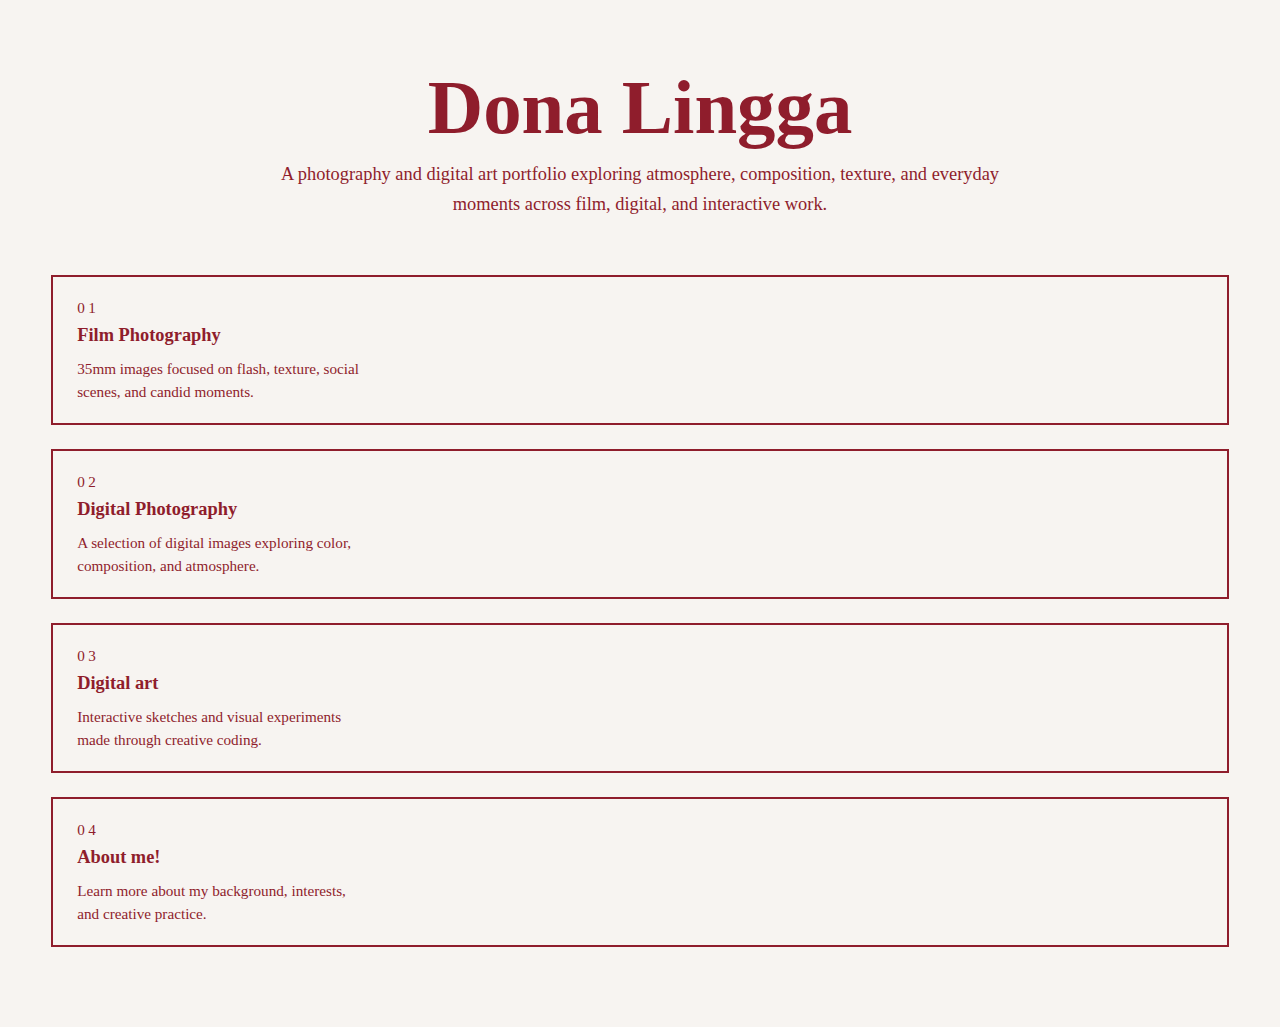
<file: index.html>
<!DOCTYPE html>
<html lang="en">
<head>
  <meta charset="UTF-8" />
  <meta name="viewport" content="width=device-width, initial-scale=1.0" />
  <title>Dona Lingga | Portfolio</title>
  <link rel="stylesheet" href="style.css" />
</head>
<body class="landing-body">
  <div class="decor"></div>
  <main class="landing-page">
    <section class="landing-hero">
      <p class="eyebrow"></p>
      <h1 class="landing-title">Dona Lingga</h1>

      <div class="landing-copy">
        <p>
          A photography and digital art portfolio exploring atmosphere,
          composition, texture, and everyday moments across film, digital,
          and interactive work.
        </p>
      </div>
    </section>

    <section class="landing-grid">
      <a class="landing-card" href="film.html">
        <p class="card-label">01</p>
        <h2>Film Photography</h2>
        <p>
          35mm images focused on flash, texture, social scenes, and candid
          moments.
        </p>
      </a>

      <a class="landing-card" href="digital.html">
        <p class="card-label">02</p>
        <h2>Digital Photography</h2>
        <p>
          A selection of digital images exploring color, composition, and
          atmosphere.
        </p>
      </a>
         <a class="landing-card" href="art.html">
        <p class="card-label">03</p>
        <h2>Digital art</h2>
          <p>Interactive sketches and visual experiments made through creative coding.
          </p>
      </a> 
        <a class="landing-card" href="about.html">
        <p class="card-label">04</p>
        <h2>About me!</h2>
       <p>
      Learn more about my background, interests, and creative practice.
    </p>
      </a>
    </section>
  </main>
</body>
</html>
</file>
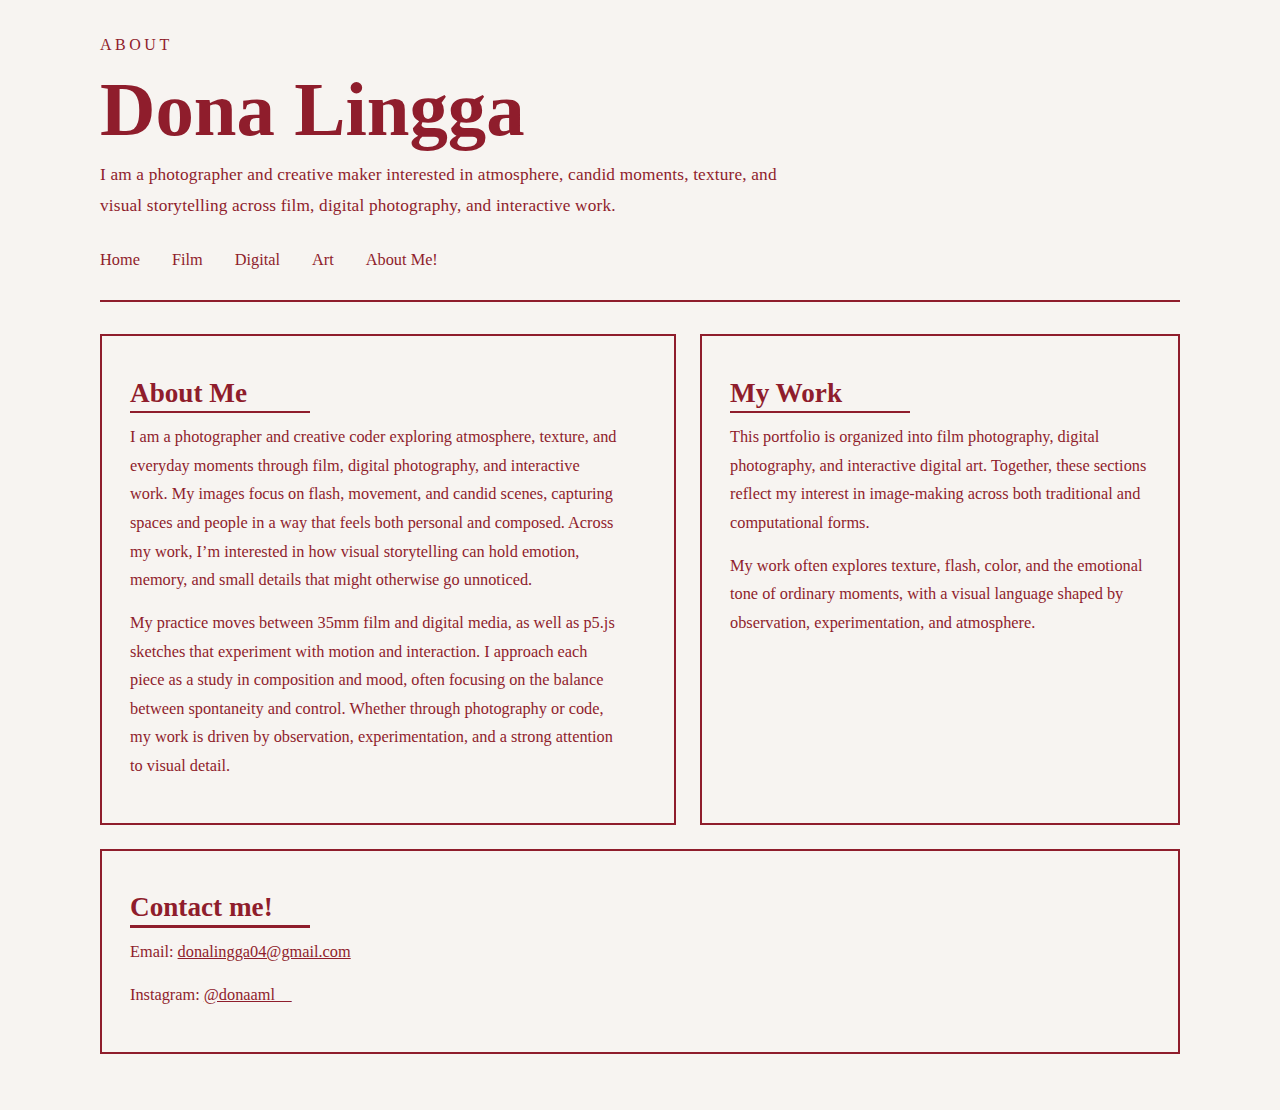
<file: about.html>
<!DOCTYPE html>
<html lang="en">
<head>
  <meta charset="UTF-8" />
  <meta name="viewport" content="width=device-width, initial-scale=1.0" />
  <title>Dona Lingga | About</title>
  <link rel="stylesheet" href="style.css" />
</head>
<body>
  <div class="page">
    <header class="hero about-hero">
      <p class="eyebrow">About</p>
      <h1>Dona Lingga</h1>
      <p class="intro about-intro">
        I am a photographer and creative maker interested in atmosphere,
        candid moments, texture, and visual storytelling across film,
        digital photography, and interactive work.
      </p>

      <nav class="site-nav">
        <a href="index.html">Home</a>
        <a href="film.html">Film</a>
        <a href="digital.html">Digital</a>
        <a href="art.html">Art</a>
        <a href="about.html" class="active-link">About Me!</a>
      </nav>
    </header>

    <div class="divider"></div>

    <main class="about-layout">
      <section class="about-card">
        <p class="section-label"></p>
        <h2>About Me</h2>
        <p>
          I am a photographer and creative coder exploring atmosphere, texture, and everyday moments through film, digital photography, and interactive work. My images focus on flash, movement, and candid scenes, capturing spaces and people in a way that feels both personal and composed. Across my work, I’m interested in how visual storytelling can hold emotion, memory, and small details that might otherwise go unnoticed.
        </p>
        <p>
           My practice moves between 35mm film and digital media, as well as p5.js sketches that experiment with motion and interaction. I approach each piece as a study in composition and mood, often focusing on the balance between spontaneity and control. Whether through photography or code, my work is driven by observation, experimentation, and a strong attention to visual detail.
</p>
        </p>
      </section>

      <section class="about-card">
        <p class="section-label"></p>
        <h2>My Work</h2>
        <p>
          This portfolio is organized into film photography, digital photography,
          and interactive digital art. Together, these sections reflect my
          interest in image-making across both traditional and computational
          forms.
        </p>
        <p>
          My work often explores texture, flash, color, and the emotional tone
          of ordinary moments, with a visual language shaped by observation,
          experimentation, and atmosphere.
        </p>
      </section>

      <section class="about-card about-contact">
        <p class="section-label"></p>
        <h2>Contact me!</h2>
        <p>Email: <a href="mailto:donalingga04@gmail.com">donalingga04@gmail.com</a></p>
        <p>Instagram: <a href="https://instagram.com/donaaml__" target="_blank" rel="noopener noreferrer">@donaaml__</a></p>
      </section>
    </main>
  </div>
</body>
</html>
</file>
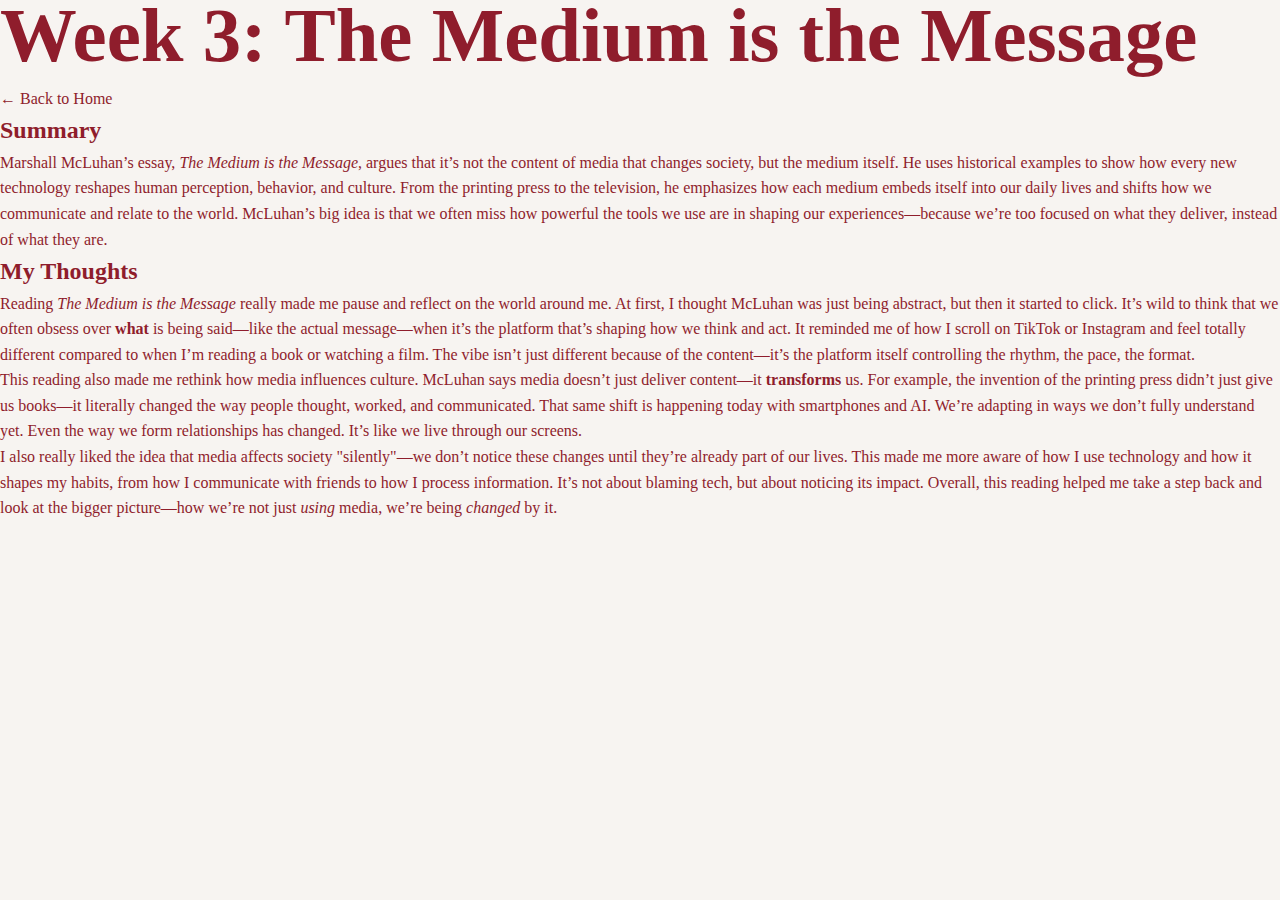
<file: week3.html>
<!-- week3.html -->
<!DOCTYPE html>
<html lang="en">
<head>
  <meta charset="UTF-8">
  <meta name="viewport" content="width=device-width, initial-scale=1.0">
  <title>Week 3 – The Medium is the Message</title>
  <link rel="stylesheet" href="style.css">
</head>
<body>
  <header>
    <h1>Week 3: The Medium is the Message</h1>
    <nav>
      <a href="index.html">← Back to Home</a>
    </nav>
  </header>

  <main>
    <section class="card">
      <h2>Summary</h2>
      <p>
        Marshall McLuhan’s essay, <em>The Medium is the Message</em>, argues that it’s not the content of media that changes society, but the medium itself. He uses historical examples to show how every new technology reshapes human perception, behavior, and culture. From the printing press to the television, he emphasizes how each medium embeds itself into our daily lives and shifts how we communicate and relate to the world. McLuhan’s big idea is that we often miss how powerful the tools we use are in shaping our experiences—because we’re too focused on what they deliver, instead of what they are.
      </p>
    </section>

    <section class="card">
      <h2>My Thoughts</h2>
      <p>
        Reading <em>The Medium is the Message</em> really made me pause and reflect on the world around me. At first, I thought McLuhan was just being abstract, but then it started to click. It’s wild to think that we often obsess over <strong>what</strong> is being said—like the actual message—when it’s the platform that’s shaping how we think and act. It reminded me of how I scroll on TikTok or Instagram and feel totally different compared to when I’m reading a book or watching a film. The vibe isn’t just different because of the content—it’s the platform itself controlling the rhythm, the pace, the format.
      </p>
      <p>
        This reading also made me rethink how media influences culture. McLuhan says media doesn’t just deliver content—it <strong>transforms</strong> us. For example, the invention of the printing press didn’t just give us books—it literally changed the way people thought, worked, and communicated. That same shift is happening today with smartphones and AI. We’re adapting in ways we don’t fully understand yet. Even the way we form relationships has changed. It’s like we live through our screens.
      </p>
      <p>
        I also really liked the idea that media affects society "silently"—we don’t notice these changes until they’re already part of our lives. This made me more aware of how I use technology and how it shapes my habits, from how I communicate with friends to how I process information. It’s not about blaming tech, but about noticing its impact. Overall, this reading helped me take a step back and look at the bigger picture—how we’re not just <em>using</em> media, we’re being <em>changed</em> by it.
      </p>
    </section>
  </main>
</body>
</html>
</file>
<file: style.css>
* {
  box-sizing: border-box;
  margin: 0;
  padding: 0;
}

html {
  scroll-behavior: smooth;
}

body {
  background: #f7f4f1;
  color: #8f1d2c;
  font-family: Georgia, "Times New Roman", serif;
  line-height: 1.6;
}

img {
  display: block;
  width: 100%;
}

a {
  color: #8f1d2c;
  text-decoration: none;
}

/* LANDING PAGE */

.landing-body {
  min-height: 100vh;
}

.landing-page {
  width: min(1180px, 92%);
  margin: 0 auto;
  padding: 3.5rem 0 5rem;
}

.landing-hero {
  max-width: 900px;
  margin: 0 auto 3.5rem auto;
  text-align: center;
}

.landing-title {
  font-size: clamp(3.2rem, 6vw, 5.8rem);
  line-height: 0.95;
  margin-bottom: 0.95rem;
  text-transform: capitalize;
  text-align: center;
}

.landing-copy {
  max-width: 760px;
  margin: 0 auto;
  font-size: 1.15rem;
  text-align: center;
}

.landing-grid {
  display: grid;
  grid-template-columns: 1fr;
  gap: 24px;
  align-items: stretch;
}

.landing-card {
  border: 2px solid #8f1d2c;
  padding: 1.2rem 1.5rem;
  min-height: 150px;
  display: flex;
  flex-direction: column;
  justify-content: center;
  transition: transform 0.25s ease, background 0.25s ease;
}

.landing-card:hover {
  transform: translateY(-4px);
  box-shadow: 0 10px 24px rgba(143, 29, 44, 0.08);
}

.landing-card h2 {
  font-size: 1.15rem;
  line-height: 1.05;
  margin: 0.4rem 0 0.7rem;
}

.landing-card p {
  font-size: 0.95rem;
    line-height: 1.55;
  max-width: 38ch;
  margin: 0;
}
.card-label {
  font-size: 0.8rem;
  letter-spacing: 0.18em;
  margin-bottom: 0.5rem;
}

/* SHARED PAGES */

.page {
  width: min(1080px, 88%);
  margin: 0 auto;
  padding: 2rem 0 3.5rem;
}

.hero {
  max-width: 760px;
  margin-bottom: 1.25rem;
}

.eyebrow {
  font-size: 1rem;
  letter-spacing: 0.22em;
  text-transform: uppercase;
  margin-bottom: 1rem;
}

h1 {
  font-size: clamp(2.8rem, 6vw, 5rem);
  line-height: 0.95;
  margin-bottom: 0.8rem;
}

.intro {
  font-size: 1.15rem;
  max-width: 680px;
  margin-bottom: 1.6rem;
}

.site-nav {
  display: flex;
  gap: 2rem;
  flex-wrap: wrap;
  margin-top: 0.5rem;
}

.site-nav a {
  font-size: 1.02rem;
  position: relative;
  padding-bottom: 0.2rem;
  transition: opacity 0.25s ease;
}

.site-nav a:hover {
  opacity: 0.75;
}
.site-nav a::after,

.active-link::after {
  content: "";
  position: absolute;
  left: 0;
  bottom: -4px;
  width: 0;
  height: 2px;
  background: #8f1d2c;
  transition: width 0.3s ease;
}

.site-nav a:hover::after,
.active-link::after {
  width: 100%;
}
.divider {
  width: 100%;
  height: 2px;
  background: #8f1d2c;
  margin: 1.5rem 0 2rem;
}

.section-label,
.card-label {
  font-size: 0.95rem;
  letter-spacing: 0.22em;
  text-transform: uppercase;
}

.gallery-section,
.art-section {
  margin-top: 1rem;
}
.about-layout {
  display: grid;
  grid-template-columns: 1.2fr 1fr;
  gap: 24px;
  margin-top: 1.5rem;
}

.about-card {
  border: 2px solid #8f1d2c;
  padding: 1.75rem;
  background: transparent;
}

.about-card h2 {
  font-size: 1.7rem;
  line-height: 1.05;
  margin: 0.6rem 0 1rem;
  position: relative;
}

.about-card h2::after {
  content: "";
  position: absolute;
  left: 0;
  bottom: -6px;
  width: 180px;
  height: 2.25px;
  background: #8f1d2c;
}

.about-card p {
  font-size: 1.02rem;
  line-height: 1.75;
  margin-bottom: 0.9rem;
  max-width: 60ch;
}

.about-intro {
  max-width: 680px;
  font-size: 1.08rem;
  line-height: 1.8;
  letter-spacing: 0.01em;
}

.about-contact {
  grid-column: 1 / -1;
}

.about-contact a {
  text-decoration: underline;
}

/* GALLERY */

.gallery-grid {
  display: grid;
  grid-template-columns: repeat(3, 1fr);
  gap: 18px;
  margin-top: 1.25rem;
}
.gallery-item {
  border: none;
  background: transparent;
  padding: 0;
  cursor: pointer;
  overflow: hidden;
  transition: transform 0.35s ease;
}

.gallery-item:hover {
  transform: translateY(-8px);
}

.gallery-item img {
  aspect-ratio: 4 / 5;
  object-fit: cover;
  border: 2px solid #8f1d2c;
  transition: transform 0.45s ease, opacity 0.35s ease, filter 0.35s ease;
}

.gallery-item:hover img {
  transform: scale(1.04);
  opacity: 0.95;
  filter: contrast(1.05);
}

/* MODAL */

.modal {
  position: fixed;
  inset: 0;
  opacity: 0;
  visibility: hidden;
  pointer-events: none;
  transition: opacity 0.35s ease, visibility 0.35s ease;
  z-index: 999;
}

.modal.active {
  opacity: 1;
  visibility: visible;
  pointer-events: auto;
}

.modal-backdrop {
  position: absolute;
  inset: 0;
  background: rgba(0, 0, 0, 0.82);
}

.modal-content {
  position: relative;
  z-index: 2;
  width: min(1000px, 90%);
  max-height: 85vh;
  overflow: auto;
  margin: 5vh auto;
  background: #f7f4f1;
  border: 2px solid #8f1d2c;
  padding: 1rem;
  display: grid;
  grid-template-columns: 1.2fr 0.9fr;
  gap: 1.25rem;
  transform: translateY(18px);
  transition: transform 0.35s ease;
}

.modal.active .modal-content {
  transform: translateY(0);
}

.modal-image-wrap img {
  width: 100%;
  max-height: 78vh;
  object-fit: contain;
}

.modal-text {
  display: flex;
  flex-direction: column;
  justify-content: center;
  padding: 2rem 1.5rem;
  color: #8f1d2c;
}

.modal-text h3 {
  font-size: 2.4rem;
  margin: 0.8rem 0;
}

.modal-medium {
  font-size: 1.1rem;
  margin-bottom: 1rem;
}

.modal-description {
  font-size: 1.15rem;
  line-height: 1.7;
}

.close-button {
  position: absolute;
  top: 0.6rem;
  right: 0.75rem;
  border: none;
  background: transparent;
  color: #8f1d2c;
  font-size: 2rem;
  cursor: pointer;
}

/* ART PAGE */

.art-grid {
  display: grid;
  grid-template-columns: repeat(2, 1fr);
  gap: 22px;
  margin-top: 1.25rem;
}

.art-card {
  border: 2px solid #8f1d2c;
  padding: 1.5rem;
  min-height: auto;
  display: flex;
  flex-direction: column;
  gap: 0.8rem;
  transition: transform 0.3s ease;
}

.art-card:hover {
  transform: translateY(-8px);
}

.art-card h2 {
  font-size: 1.55rem;
  line-height: 1.05;
}

.art-card p {
  font-size: 0.98rem;
}

.art-link {
  margin-top: auto;
  font-size: 1rem;
  text-decoration: underline;
}
.art-card iframe {
  width: 100%;
  height: 280px;
  border: none;
  margin: 10px 0;
}
.digital-page .modal-content {
  width: min(800px, 85%);
  margin: auto;
  padding: 1.8rem;
  display: grid;
  grid-template-columns: 1.2fr 0.8fr;  
  gap: 1rem; 
  align-items: center;
}

.digital-page .modal-content img {
  width: 100%;
  max-width: 420px;
}

.digital-page .modal-text {
  padding: 0;
  margin-left: -10px;
  display: flex;
  flex-direction: column;
  justify-content: center;
  max-width: 160px;

}

.digital-page .modal-text h3 {
  font-size: 2rem;
  margin-bottom: 0.5rem;
}

.digital-page .modal-description {
  margin-top: 0.5rem;
  font-size: 1rem;
  line-height: 1.4;
  max-width: 24ch;
}

/* MOBILE */

@media (max-width: 950px) {
  .landing-grid,
  .gallery-grid,
  .art-grid {
    grid-template-columns: repeat(2, 1fr);
  }

  .modal-content {
    grid-template-columns: 1fr;
  }
}

@media (max-width: 950px) {
  .landing-grid,
  .gallery-grid,
  .art-grid {
    grid-template-columns: repeat(2, 1fr);
  }

  .about-layout {
    grid-template-columns: 1fr;
  }

  .modal-content {
    grid-template-columns: 1fr;
  }
}

@media (max-width: 768px) {
  .landing-page,
  .page {
    width: 94%;
    padding-top: 1.5rem;
  }

  .landing-title,
  h1 {
    font-size: 2.7rem;
  }

  .landing-copy,
  .intro {
    font-size: 1rem;
  }

  .site-nav {
    gap: 1rem;
  }

  .site-nav a {
    font-size: 1rem;
  }

  .landing-grid,
  .gallery-grid,
  .art-grid {
    grid-template-columns: 1fr;
  }

  .landing-card {
    min-height: 130px;
    padding: 1rem 1.1rem;
  }
    .landing-card h2 {
    font-size: 1.9rem;
  }
  }

  .art-card iframe {
    height: 240px;
  }

  .modal-content {
    width: 94%;
    padding: 0.8rem;
  }

  .modal-text {
    padding: 1rem 0.4rem;
  }

  .modal-text h3 {
    font-size: 1.8rem;
  }

  .modal-description,
  .modal-medium {
    font-size: 1rem;
  }


.about-card {
  border: 2px solid #8f1d2c;

}
@media (max-width: 950px) {
  .about-layout {
    grid-template-columns: 1fr;
  }
}
.about-card h2 {
  position: relative;
  display: auto;
}

.about-card h2::after {
  content: "";
  position: absolute;
  left: 0;
  bottom: -6px;
  width: 180px;
  height: 2.25px;
  background: #8f1d2c;
}
</file>
